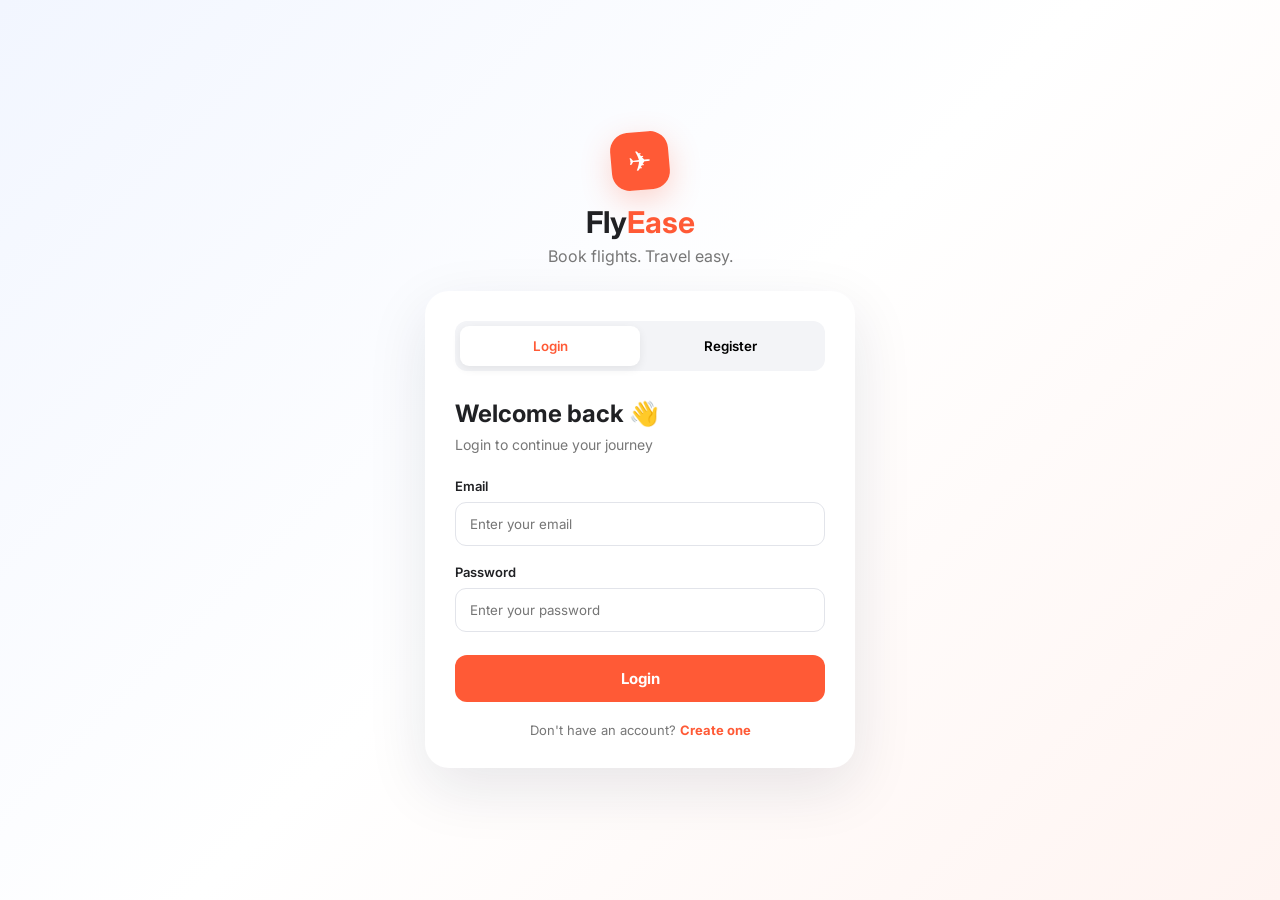
<file: index.html>
<!DOCTYPE html>
<html lang="en">
<head>
    <meta charset="UTF-8">
    <meta name="viewport" content="width=device-width, initial-scale=1.0">
    <title>FlyEase | Login</title>
    <link rel="stylesheet" href="style.css">
</head>

<body class="auth-page">

<div class="auth-container">

    <div class="auth-brand">
        <div class="logo">✈</div>
        <h1>Fly<span>Ease</span></h1>
        <p>Book flights. Travel easy.</p>
    </div>

    <div class="auth-card">

        <div class="auth-tabs">
            <button class="active" onclick="showLogin()">Login</button>
            <button onclick="showRegister()">Register</button>
        </div>

        <!-- LOGIN -->
        <form id="loginForm" onsubmit="loginUser(event)">

            <h2>Welcome back 👋</h2>
            <p class="form-subtitle">Login to continue your journey</p>

            <label>Email</label>
            <input type="email" id="loginEmail" placeholder="Enter your email" required>

            <label>Password</label>
            <input type="password" id="loginPassword" placeholder="Enter your password" required>

            <button class="primary-btn" type="submit">
                Login
            </button>

            <p class="switch-text">
                Don't have an account?
                <span onclick="showRegister()">Create one</span>
            </p>

        </form>

        <!-- REGISTER -->
        <form id="registerForm" class="hidden" onsubmit="registerUser(event)">

            <h2>Create account ✨</h2>
            <p class="form-subtitle">Start planning your next trip</p>

            <label>Full Name</label>
            <input type="text" id="registerName" placeholder="Enter your name" required>

            <label>Email</label>
            <input type="email" id="registerEmail" placeholder="Enter your email" required>

            <label>Password</label>
            <input type="password" id="registerPassword" placeholder="Create a password" required>

            <button class="primary-btn" type="submit">
                Create Account
            </button>

            <p class="switch-text">
                Already have an account?
                <span onclick="showLogin()">Login</span>
            </p>

        </form>

    </div>

</div>

<script src="script.js"></script>
</body>
</html>
</file>
<file: style.css>
@import url('https://fonts.googleapis.com/css2?family=Inter:wght@400;500;600;700;800&display=swap');

* {
    margin: 0;
    padding: 0;
    box-sizing: border-box;
}

body {
    font-family: 'Inter', sans-serif;
    background: #f6f7fb;
    color: #202124;
}

button,
input,
select {
    font-family: inherit;
}

button {
    cursor: pointer;
}

.hidden {
    display: none !important;
}


/* =========================
   AUTH
========================= */

.auth-page {
    min-height: 100vh;
    background:
        linear-gradient(
            135deg,
            #f2f6ff,
            #ffffff 50%,
            #fff4f1
        );

    display: flex;
    justify-content: center;
    align-items: center;
    padding: 30px;
}

.auth-container {
    width: 100%;
    max-width: 430px;
}

.auth-brand {
    text-align: center;
    margin-bottom: 25px;
}

.logo {
    width: 58px;
    height: 58px;
    background: #ff5a36;
    color: white;
    display: flex;
    align-items: center;
    justify-content: center;
    margin: auto;
    border-radius: 18px;
    font-size: 28px;
    transform: rotate(-5deg);
    box-shadow: 0 10px 30px rgba(255, 90, 54, .25);
}

.auth-brand h1 {
    margin-top: 14px;
    font-size: 30px;
}

.auth-brand h1 span {
    color: #ff5a36;
}

.auth-brand p {
    color: #777;
    margin-top: 6px;
}

.auth-card {
    background: white;
    padding: 30px;
    border-radius: 24px;
    box-shadow: 0 20px 60px rgba(20, 30, 60, .10);
}

.auth-tabs {
    display: flex;
    background: #f3f4f7;
    padding: 5px;
    border-radius: 12px;
    margin-bottom: 28px;
}

.auth-tabs button {
    width: 50%;
    border: none;
    background: transparent;
    padding: 12px;
    border-radius: 9px;
    font-weight: 600;
}

.auth-tabs button.active {
    background: white;
    color: #ff5a36;
    box-shadow: 0 3px 10px rgba(0,0,0,.07);
}

.auth-card h2 {
    font-size: 24px;
}

.form-subtitle {
    color: #777;
    font-size: 14px;
    margin: 8px 0 25px;
}

label {
    display: block;
    font-size: 13px;
    font-weight: 600;
    margin-bottom: 8px;
}

input,
select {
    width: 100%;
    border: 1px solid #e2e4ea;
    border-radius: 11px;
    padding: 13px 14px;
    outline: none;
    background: white;
}

input:focus,
select:focus {
    border-color: #ff5a36;
    box-shadow: 0 0 0 3px rgba(255,90,54,.08);
}

.auth-card input {
    margin-bottom: 18px;
}

.primary-btn {
    width: 100%;
    border: none;
    background: #ff5a36;
    color: white;
    padding: 14px;
    border-radius: 12px;
    font-weight: 700;
    font-size: 15px;
    margin-top: 5px;
}

.primary-btn:hover {
    background: #e94d2b;
}

.switch-text {
    text-align: center;
    margin-top: 20px;
    color: #777;
    font-size: 13px;
}

.switch-text span {
    color: #ff5a36;
    font-weight: 700;
    cursor: pointer;
}


/* =========================
   NAVBAR
========================= */

.navbar {
    height: 72px;
    background: white;
    border-bottom: 1px solid #eee;
    display: flex;
    align-items: center;
    justify-content: space-between;
    padding: 0 7%;
}

.nav-logo {
    font-size: 22px;
    font-weight: 800;
}

.nav-logo span {
    color: #ff5a36;
}

.nav-links {
    display: flex;
    align-items: center;
    gap: 28px;
}

.nav-links a {
    color: #555;
    text-decoration: none;
    font-size: 14px;
    font-weight: 600;
    cursor: pointer;
}

.nav-links a.active {
    color: #ff5a36;
}

.logout-btn {
    border: 1px solid #eee;
    background: white;
    padding: 9px 16px;
    border-radius: 9px;
    font-weight: 600;
}


/* =========================
   HERO
========================= */

.hero {
    background:
        linear-gradient(
            120deg,
            #fff0eb,
            #fff9f5 50%,
            #eef4ff
        );

    padding: 65px 7% 145px;
}

.hero-content {
    max-width: 1150px;
    margin: auto;
}

.welcome-text {
    color: #ff5a36;
    font-weight: 700;
    margin-bottom: 15px;
}

.hero h1 {
    font-size: 48px;
    line-height: 1.12;
    letter-spacing: -2px;
}

.hero h1 span {
    color: #ff5a36;
}

.hero p:last-child {
    color: #777;
    margin-top: 18px;
}


/* =========================
   SEARCH
========================= */

.search-wrapper {
    max-width: 1150px;
    margin: -85px auto 0;
    position: relative;
    background: white;
    border-radius: 22px;
    box-shadow: 0 15px 45px rgba(25,35,60,.13);
    padding: 20px;
}

.trip-tabs {
    display: flex;
    gap: 10px;
    margin-bottom: 20px;
}

.trip-tab {
    border: none;
    background: transparent;
    padding: 10px 15px;
    border-radius: 9px;
    font-weight: 600;
    color: #777;
}

.trip-tab.active {
    background: #fff0eb;
    color: #ff5a36;
}

.search-grid {
    display: grid;
    grid-template-columns:
        1.1fr
        35px
        1.1fr
        1fr
        1fr
        1.2fr;

    align-items: center;
    gap: 10px;
}

.search-field {
    border: 1px solid #e4e6eb;
    border-radius: 13px;
    padding: 11px;
    display: flex;
    gap: 9px;
    align-items: center;
    min-height: 65px;
}

.field-icon {
    font-size: 20px;
}

.search-field small {
    display: block;
    font-size: 9px;
    font-weight: 700;
    color: #999;
    margin-bottom: 4px;
}

.search-field select,
.search-field input {
    border: none;
    padding: 0;
    font-weight: 700;
    font-size: 13px;
    box-shadow: none;
}

.swap-btn {
    width: 35px;
    height: 35px;
    border: 1px solid #eee;
    background: white;
    border-radius: 50%;
    display: flex;
    justify-content: center;
    align-items: center;
    color: #ff5a36;
    z-index: 2;
    margin-left: -22px;
}

.search-btn {
    min-height: 65px;
    border: none;
    background: #ff5a36;
    color: white;
    border-radius: 13px;
    font-weight: 700;
    padding: 0 18px;
}

.search-btn:hover,
.confirm-btn:hover {
    background: #e94d2b;
}


/* =========================
   BENEFITS
========================= */

.quick-section {
    max-width: 1150px;
    margin: 65px auto;
}

.quick-section h2 {
    margin-bottom: 25px;
}

.benefits {
    display: grid;
    grid-template-columns: repeat(3,1fr);
    gap: 20px;
}

.benefit {
    background: white;
    padding: 25px;
    border-radius: 18px;
    border: 1px solid #eee;
}

.benefit > div {
    font-size: 27px;
    margin-bottom: 15px;
}

.benefit h3 {
    margin-bottom: 7px;
}

.benefit p {
    color: #777;
    font-size: 14px;
}


/* =========================
   RESULTS
========================= */

.results-page {
    max-width: 1200px;
    margin: auto;
    padding: 35px 20px;
}

.results-header {
    display: flex;
    justify-content: space-between;
    align-items: center;
    margin-bottom: 25px;
}

.results-header > div {
    display: flex;
    align-items: center;
    gap: 15px;
}

.back-btn {
    width: 42px;
    height: 42px;
    border: 1px solid #eee;
    background: white;
    border-radius: 11px;
    font-size: 20px;
}

.route-title h1 {
    font-size: 24px;
}

.route-title p {
    color: #777;
    font-size: 13px;
    margin-top: 5px;
}

.modify-btn {
    border: 1px solid #ff5a36;
    background: white;
    color: #ff5a36;
    padding: 11px 18px;
    border-radius: 10px;
    font-weight: 700;
}

.results-layout {
    display: grid;
    grid-template-columns: 245px 1fr;
    gap: 20px;
}

.filters {
    background: white;
    border-radius: 17px;
    padding: 20px;
    height: fit-content;
    border: 1px solid #eee;
}

.filter-heading {
    display: flex;
    justify-content: space-between;
    margin-bottom: 25px;
}

.filter-heading button {
    border: none;
    background: transparent;
    color: #ff5a36;
    font-weight: 600;
}

.filter-group {
    padding: 20px 0;
    border-top: 1px solid #eee;
}

.filter-group h4 {
    margin-bottom: 14px;
}

.filter-group label {
    display: flex;
    align-items: center;
    gap: 9px;
    margin-bottom: 12px;
    font-weight: 500;
}

.filter-group input[type="checkbox"] {
    width: auto;
}

.filter-group input[type="range"] {
    padding: 0;
    accent-color: #ff5a36;
}

.filter-group p {
    color: #777;
    font-size: 13px;
    margin-top: 8px;
}

.results-top {
    display: flex;
    justify-content: space-between;
    align-items: center;
    margin-bottom: 12px;
}

.results-top select {
    width: 180px;
}

.flight-card {
    background: white;
    border: 1px solid #eee;
    border-radius: 18px;
    padding: 20px;
    margin-bottom: 15px;
    transition: .2s;
}

.flight-card:hover {
    transform: translateY(-2px);
    box-shadow: 0 8px 25px rgba(0,0,0,.06);
}

.flight-main {
    display: grid;
    grid-template-columns: 1.3fr 1fr 1fr 1fr auto;
    align-items: center;
    gap: 20px;
}

.airline {
    display: flex;
    align-items: center;
    gap: 12px;
}

.airline-logo {
    width: 45px;
    height: 45px;
    background: #fff0eb;
    color: #ff5a36;
    display: flex;
    align-items: center;
    justify-content: center;
    border-radius: 12px;
    font-size: 20px;
}

.airline strong {
    display: block;
}

.airline small {
    color: #999;
}

.time strong {
    font-size: 19px;
}

.time small {
    display: block;
    color: #777;
    margin-top: 4px;
}

.duration {
    text-align: center;
    color: #777;
    font-size: 12px;
}

.duration-line {
    height: 1px;
    background: #ddd;
    margin: 8px 0;
}

.price strong {
    display: block;
    font-size: 20px;
}

.price small {
    color: #999;
}

.book-btn {
    border: none;
    background: #ff5a36;
    color: white;
    padding: 11px 17px;
    border-radius: 10px;
    font-weight: 700;
}


/* =========================
   BOOKING
========================= */

.booking-page {
    max-width: 1100px;
    margin: auto;
    padding: 40px 20px;
}

.booking-heading {
    display: flex;
    gap: 15px;
    align-items: center;
    margin-bottom: 30px;
}

.booking-heading h1 {
    font-size: 28px;
}

.booking-heading p {
    color: #777;
    margin-top: 6px;
}

.booking-layout {
    display: grid;
    grid-template-columns: 1fr 350px;
    gap: 20px;
}

.passenger-card,
.booking-summary {
    background: white;
    border-radius: 18px;
    padding: 25px;
    border: 1px solid #eee;
}

.card-title {
    display: flex;
    gap: 13px;
    margin-bottom: 30px;
}

.title-icon {
    width: 43px;
    height: 43px;
    background: #fff0eb;
    display: flex;
    justify-content: center;
    align-items: center;
    border-radius: 11px;
}

.card-title h2 {
    font-size: 20px;
}

.card-title p {
    color: #777;
    font-size: 13px;
    margin-top: 4px;
}

.form-grid {
    display: grid;
    grid-template-columns: 1fr 1fr;
    gap: 20px;
}

.form-grid input,
.form-grid select {
    margin-bottom: 5px;
}

.checkbox-row {
    display: flex;
    gap: 10px;
    align-items: center;
    margin: 25px 0;
}

.checkbox-row input {
    width: auto;
}

.checkbox-row label {
    margin: 0;
    font-weight: 500;
}

.confirm-btn {
    width: 100%;
    border: none;
    background: #ff5a36;
    color: white;
    padding: 15px;
    border-radius: 11px;
    font-weight: 700;
    font-size: 15px;
}

.booking-summary h2 {
    margin-bottom: 20px;
}

.summary-airline {
    display: flex;
    gap: 12px;
    align-items: center;
    margin-bottom: 25px;
}

.summary-route {
    display: flex;
    justify-content: space-between;
    align-items: center;
    margin: 25px 0;
}

.summary-route strong {
    font-size: 21px;
}

.summary-route small {
    color: #777;
}

.summary-price {
    border-top: 1px solid #eee;
    padding-top: 20px;
    display: flex;
    justify-content: space-between;
}

.summary-price strong {
    font-size: 20px;
}


/* =========================
   RESPONSIVE
========================= */

@media(max-width: 1000px) {

    .search-grid {
        grid-template-columns: 1fr 1fr;
    }

    .swap-btn {
        display: none;
    }

    .flight-main {
        grid-template-columns: 1fr 1fr 1fr;
    }

}

@media(max-width: 750px) {

    .navbar {
        padding: 0 20px;
    }

    .nav-links {
        gap: 10px;
    }

    .nav-links a {
        display: none;
    }

    .hero h1 {
        font-size: 35px;
    }

    .search-grid {
        grid-template-columns: 1fr;
    }

    .benefits {
        grid-template-columns: 1fr;
    }

    .results-layout {
        grid-template-columns: 1fr;
    }

    .filters {
        display: none;
    }

    .flight-main {
        grid-template-columns: 1fr 1fr;
    }

    .booking-layout {
        grid-template-columns: 1fr;
    }

    .form-grid {
        grid-template-columns: 1fr;
    }

}
</file>
